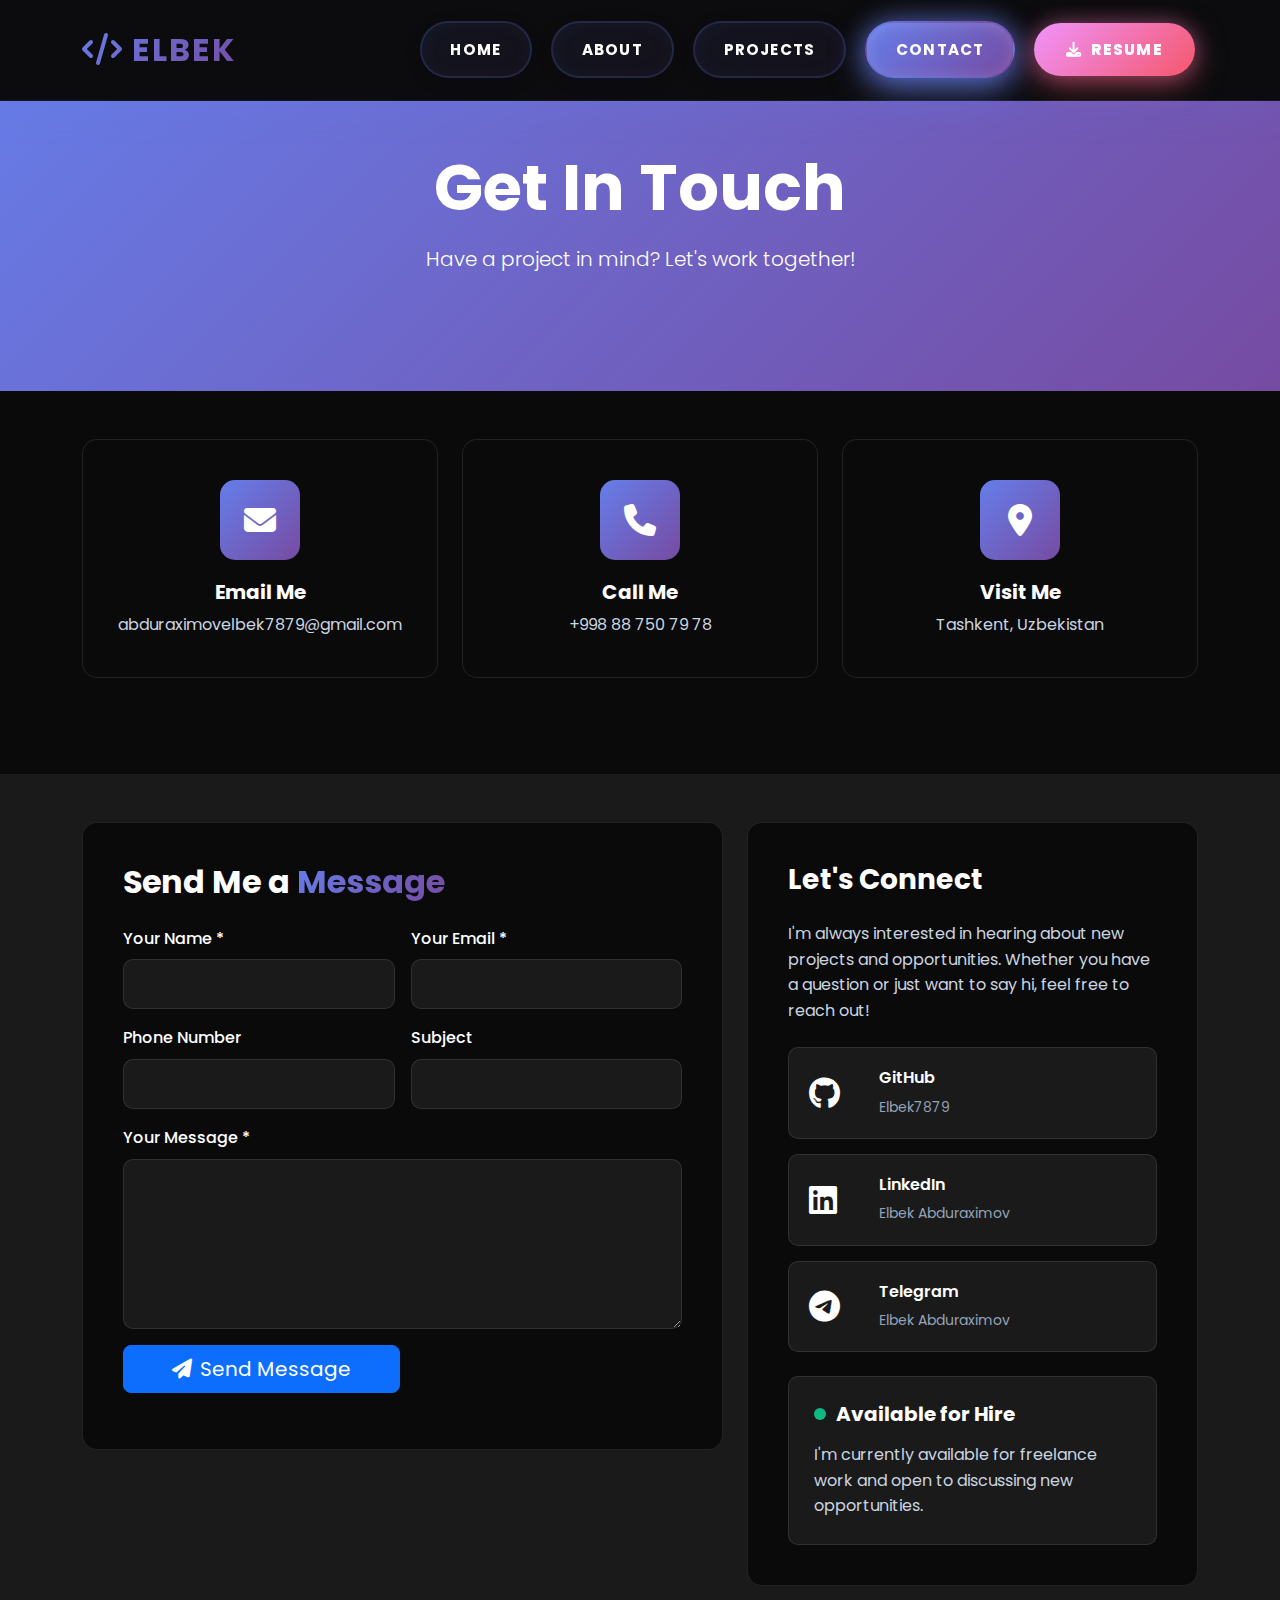
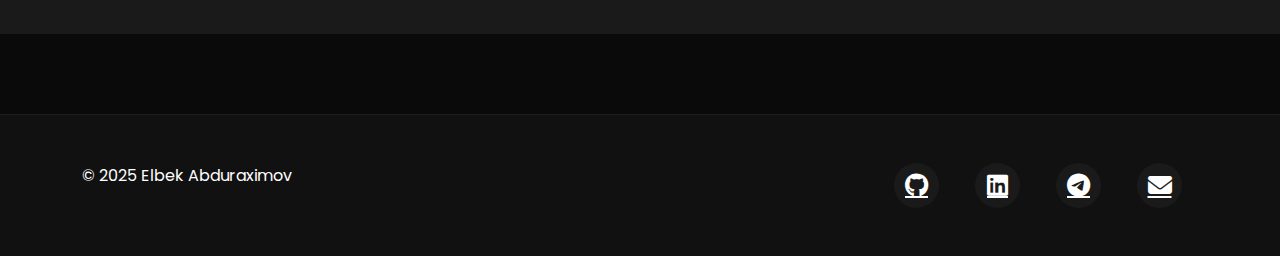
<file: src/main/resources/templates/contact.html>
<!DOCTYPE html>
<html lang="en">
<head>
    <meta charset="UTF-8">
    <meta name="viewport" content="width=device-width, initial-scale=1.0">
    <title>Contact - Elbek Abduraximov</title>
    <link href="https://cdn.jsdelivr.net/npm/bootstrap@5.3.2/dist/css/bootstrap.min.css" rel="stylesheet">
    <link href="https://cdnjs.cloudflare.com/ajax/libs/font-awesome/6.4.2/css/all.min.css" rel="stylesheet">
    <link href="https://fonts.googleapis.com/css2?family=Poppins:wght@300;400;500;600;700;800&display=swap" rel="stylesheet">
    <link rel="stylesheet" href="css/style.css">
</head>
<body>
<!-- Navbar -->
<nav class="navbar navbar-expand-lg navbar-dark fixed-top" id="mainNav">
    <div class="container">
        <a class="navbar-brand" href="index.html">
            <i class="fas fa-code me-2"></i><span class="fw-bold">ELBEK</span>
        </a>
        <button class="navbar-toggler" type="button" data-bs-toggle="collapse" data-bs-target="#navbarNav">
            <span class="navbar-toggler-icon"></span>
        </button>
        <div class="collapse navbar-collapse" id="navbarNav">
            <ul class="navbar-nav ms-auto">
                <li class="nav-item">
                    <a class="nav-link" href="index.html">HOME</a>
                </li>
                <li class="nav-item">
                    <a class="nav-link" href="about.html">ABOUT</a>
                </li>
                <li class="nav-item">
                    <a class="nav-link" href="projects.html">PROJECTS</a>
                </li>
                <li class="nav-item">
                    <a class="nav-link active" href="contact.html">CONTACT</a>
                </li>
                <li class="nav-item">
                    <a class="nav-link btn-resume" href="files/Elbek Abduraximov CV.pdf" download="Elbek_Abduraximov_Resume.pdf">
                        <i class="fas fa-download me-2"></i>RESUME
                    </a>
                </li>
            </ul>
        </div>
    </div>
</nav>

<!-- Page Header -->
<section class="page-header" style="padding: 150px 0 100px; background: linear-gradient(135deg, #667eea 0%, #764ba2 100%);">
    <div class="container text-center">
        <h1 class="display-3 fw-bold mb-3">Get In Touch</h1>
        <p class="lead">Have a project in mind? Let's work together!</p>
    </div>
</section>

<!-- Contact Info Cards -->
<section class="py-5">
    <div class="container">
        <div class="row g-4 mb-5">
            <div class="col-lg-4 col-md-6">
                <div class="contact-info-card">
                    <div class="contact-icon">
                        <i class="fas fa-envelope"></i>
                    </div>
                    <h5>Email Me</h5>
                    <p class="text-muted mb-0">abduraximovelbek7879@gmail.com</p>
                    <a href="mailto:abduraximovelbek7879@gmail.com" class="stretched-link"></a>
                </div>
            </div>

            <div class="col-lg-4 col-md-6">
                <div class="contact-info-card">
                    <div class="contact-icon">
                        <i class="fas fa-phone"></i>
                    </div>
                    <h5>Call Me</h5>
                    <p class="text-muted mb-0">+998 88 750 79 78</p>
                    <a href="tel:+998887507978" class="stretched-link"></a>
                </div>
            </div>

            <div class="col-lg-4 col-md-6">
                <div class="contact-info-card">
                    <div class="contact-icon">
                        <i class="fas fa-map-marker-alt"></i>
                    </div>
                    <h5>Visit Me</h5>
                    <p class="text-muted mb-0">Tashkent, Uzbekistan</p>
                </div>
            </div>
        </div>
    </div>
</section>

<!-- Contact Form & Map -->
<section class="py-5" style="background: var(--light-bg);">
    <div class="container">
        <div class="row g-4">
            <!-- Contact Form -->
            <div class="col-lg-7">
                <div class="contact-form-wrapper">
                    <h2 class="mb-4">Send Me a <span class="text-gradient">Message</span></h2>
                    <form id="contactForm">
                        <div class="row g-3">
                            <div class="col-md-6">
                                <div class="form-group">
                                    <label for="name" class="form-label">Your Name *</label>
                                    <input type="text" class="form-control" id="name" name="name"  required>
                                </div>
                            </div>

                            <div class="col-md-6">
                                <div class="form-group">
                                    <label for="email" class="form-label">Your Email *</label>
                                    <input type="email" class="form-control" id="email" name="email"  required>
                                </div>
                            </div>

                            <div class="col-md-6">
                                <div class="form-group">
                                    <label for="phone" class="form-label">Phone Number</label>
                                    <input type="tel" class="form-control" id="phone" name="phone">
                                </div>
                            </div>

                            <div class="col-md-6">
                                <div class="form-group">
                                    <label for="subject" class="form-label">Subject</label>
                                    <input type="text" class="form-control" id="subject" name="subject">
                                </div>
                            </div>

                            <div class="col-12">
                                <div class="form-group">
                                    <label for="message" class="form-label">Your Message *</label>
                                    <textarea class="form-control" id="message" name="message" rows="6" required></textarea>
                                </div>
                            </div>

                            <div class="col-12">
                                <button type="submit" class="btn btn-primary btn-lg px-5">
                                    <i class="fas fa-paper-plane me-2"></i>Send Message
                                </button>
                            </div>
                        </div>
                    </form>
                    <div id="formMessage" class="mt-3"></div>
                </div>
            </div>

            <!-- Social Links & Additional Info -->
            <div class="col-lg-5">
                <div class="contact-sidebar">
                    <h3 class="mb-4">Let's Connect</h3>
                    <p class="text-muted mb-4">
                        I'm always interested in hearing about new projects and opportunities.
                        Whether you have a question or just want to say hi, feel free to reach out!
                    </p>

                    <div class="social-links-large mb-4">
                        <a href="https://github.com/Elbek7879" class="social-link" target="_blank">
                            <i class="fab fa-github"></i>
                            <div>
                                <h6>GitHub</h6>
                                <p class="text-muted small mb-0">Elbek7879</p>
                            </div>
                        </a>

                        <a href="https://www.linkedin.com/in/elbek-abduraximov-0a0133346/" class="social-link" target="_blank">
                            <i class="fab fa-linkedin"></i>
                            <div>
                                <h6>LinkedIn</h6>
                                <p class="text-muted small mb-0">Elbek Abduraximov</p>
                            </div>
                        </a>

                        <a href="https://t.me/elbek_abduraximov" class="social-link" target="_blank">
                            <i class="fab fa-telegram"></i>
                            <div>
                                <h6>Telegram</h6>
                                <p class="text-muted small mb-0">Elbek Abduraximov</p>
                            </div>
                        </a>
                    </div>

                    <div class="availability-card">
                        <div class="d-flex align-items-center mb-3">
                            <div class="status-indicator"></div>
                            <h5 class="mb-0">Available for Hire</h5>
                        </div>
                        <p class="text-muted mb-0">
                            I'm currently available for freelance work and open to discussing new opportunities.
                        </p>
                    </div>
                </div>
            </div>
        </div>
    </div>
</section>

<!-- Footer -->
<footer class="footer">
    <div class="container">
        <div class="row">
            <div class="col-md-6">
                <p class="mb-0">&copy; 2025 Elbek Abduraximov </p>
            </div>
            <div class="col-md-6 text-md-end">
                <a href="#"><i class="fab fa-github"></i></a>
                <a href="#"><i class="fab fa-linkedin"></i></a>
                <a href="#"><i class="fab fa-telegram"></i></a>
                <a href="#"><i class="fas fa-envelope"></i></a>
            </div>
        </div>
    </div>
</footer>

<style>
    .contact-info-card {
        background: var(--dark-bg);
        padding: 40px 30px;
        border-radius: 15px;
        text-align: center;
        border: 1px solid rgba(255,255,255,0.1);
        transition: all 0.3s ease;
        position: relative;
        overflow: hidden;
    }

    .contact-info-card:hover {
        transform: translateY(-10px);
        box-shadow: 0 15px 40px rgba(99,102,241,0.2);
        border-color: var(--primary-color);
    }

    .contact-icon {
        width: 80px;
        height: 80px;
        background: var(--gradient);
        border-radius: 15px;
        display: flex;
        align-items: center;
        justify-content: center;
        font-size: 2rem;
        color: white;
        margin: 0 auto 20px;
    }

    .contact-form-wrapper {
        background: var(--dark-bg);
        padding: 40px;
        border-radius: 15px;
        border: 1px solid rgba(255,255,255,0.1);
    }

    .form-control {
        background: var(--light-bg);
        border: 1px solid rgba(255,255,255,0.1);
        color: var(--text-light);
        padding: 12px 20px;
        border-radius: 10px;
    }

    .form-control:focus {
        background: var(--light-bg);
        border-color: var(--primary-color);
        color: var(--text-light);
        box-shadow: 0 0 0 0.2rem rgba(99,102,241,0.25);
    }

    .form-label {
        color: var(--text-light);
        font-weight: 500;
        margin-bottom: 8px;
    }

    .contact-sidebar {
        background: var(--dark-bg);
        padding: 40px;
        border-radius: 15px;
        border: 1px solid rgba(255,255,255,0.1);
        height: 100%;
    }

    .social-links-large {
        display: flex;
        flex-direction: column;
        gap: 15px;
    }

    .social-link {
        display: flex;
        align-items: center;
        gap: 20px;
        padding: 20px;
        background: var(--light-bg);
        border-radius: 10px;
        border: 1px solid rgba(255,255,255,0.1);
        transition: all 0.3s ease;
        text-decoration: none;
        color: var(--text-light);
    }

    .social-link:hover {
        background: var(--gradient);
        transform: translateX(10px);
        border-color: transparent;
    }

    .social-link i {
        font-size: 2rem;
        width: 50px;
    }

    .availability-card {
        background: var(--light-bg);
        padding: 25px;
        border-radius: 10px;
        border: 1px solid rgba(255,255,255,0.1);
    }

    .status-indicator {
        width: 12px;
        height: 12px;
        background: #10b981;
        border-radius: 50%;
        margin-right: 10px;
        animation: pulse 2s infinite;
    }

    @keyframes pulse {
        0%, 100% { opacity: 1; }
        50% { opacity: 0.5; }
    }
</style>

<script src="https://cdn.jsdelivr.net/npm/bootstrap@5.3.2/dist/js/bootstrap.bundle.min.js"></script>
<script src="js/main.js"></script>
<script>
    // Enhanced form handling
    document.getElementById('contactForm').addEventListener('submit', function(e) {
        e.preventDefault();

        const name = document.getElementById('name').value;
        const email = document.getElementById('email').value;
        const message = document.getElementById('message').value;

        if (!name || !email || !message) {
            showMessage('Please fill in all required fields!', 'danger');
            return;
        }

        if (!isValidEmail(email)) {
            showMessage('Please enter a valid email address!', 'danger');
            return;
        }

        // Simulate sending (replace with actual API call)
        const btn = this.querySelector('button[type="submit"]');
        const originalText = btn.innerHTML;
        btn.innerHTML = '<i class="fas fa-spinner fa-spin me-2"></i>Sending...';
        btn.disabled = true;

        setTimeout(() => {
            showMessage('Message sent successfully! I will get back to you soon.', 'success');
            this.reset();
            btn.innerHTML = originalText;
            btn.disabled = false;
        }, 2000);
    });

    function showMessage(text, type) {
        const messageDiv = document.getElementById('formMessage');
        messageDiv.innerHTML = `
                <div class="alert alert-${type} alert-dismissible fade show" role="alert">
                    <i class="fas fa-${type === 'success' ? 'check-circle' : 'exclamation-circle'} me-2"></i>
                    ${text}
                    <button type="button" class="btn-close" data-bs-dismiss="alert"></button>
                </div>
            `;

        setTimeout(() => {
            messageDiv.innerHTML = '';
        }, 5000);
    }

    function isValidEmail(email) {
        const re = /^[^\s@]+@[^\s@]+\.[^\s@]+$/;
        return re.test(email);
    }
</script>
<script src="js/main.js"></script>
<script src="js/api.js"></script>
</body>
</html>
</file>
<file: src/main/resources/templates/css/style.css>
/* ============= GLOBAL STYLES ============= */
* {
    margin: 0;
    padding: 0;
    box-sizing: border-box;
}

:root {
    --primary-color: #667eea;
    --secondary-color: #764ba2;
    --accent-color: #f093fb;
    --dark-bg: #0a0a0a;
    --card-bg: #111111;
    --light-bg: #1a1a1a;
    --text-light: #ffffff;
    --text-muted: #a0a0a0;
    --gradient: linear-gradient(135deg, #667eea 0%, #764ba2 100%);
    --gradient-2: linear-gradient(135deg, #f093fb 0%, #f5576c 100%);
    --gradient-3: linear-gradient(135deg, #4facfe 0%, #00f2fe 100%);
}

body {
    font-family: 'Poppins', sans-serif;
    background: var(--dark-bg);
    color: var(--text-light);
    line-height: 1.6;
    overflow-x: hidden;
}

/* Scrollbar styling */
::-webkit-scrollbar {
    width: 10px;
}

::-webkit-scrollbar-track {
    background: var(--dark-bg);
}

::-webkit-scrollbar-thumb {
    background: var(--gradient);
    border-radius: 10px;
}

.text-gradient {
    background: var(--gradient);
    -webkit-background-clip: text;
    -webkit-text-fill-color: transparent;
    background-clip: text;
}

/* ============= SUPER CHIROYLI NAVBAR ============= */
.navbar {
    background: rgba(10, 10, 10, 0.98) !important;
    backdrop-filter: blur(30px);
    padding: 1.2rem 0 !important;
    box-shadow: 0 5px 40px rgba(102, 126, 234, 0.15);
    border-bottom: 1px solid rgba(102, 126, 234, 0.1);
    transition: all 0.3s ease;
}

.navbar.scrolled {
    padding: 0.8rem 0 !important;
    background: rgba(10, 10, 10, 1) !important;
    box-shadow: 0 5px 40px rgba(102, 126, 234, 0.25);
}

/* Brand Logo */
.navbar-brand {
    font-size: 2rem !important;
    font-weight: 900 !important;
    letter-spacing: 2px;
    background: linear-gradient(135deg, #667eea 0%, #764ba2 100%);
    -webkit-background-clip: text;
    -webkit-text-fill-color: transparent;
    transition: all 0.3s ease;
}

.navbar-brand:hover {
    transform: scale(1.05);
    filter: drop-shadow(0 0 10px rgba(102, 126, 234, 0.5));
}

/* Nav Container - Bir qatorda */
.navbar-nav {
    display: flex;
    flex-direction: row;
    align-items: center;
    gap: 0.8rem;
}

/* Har bir nav item */
.nav-item {
    position: relative;
}

/* ASOSIY TUGMA DIZAYNI - SUPER CHIROYLI! */
.nav-link {
    /* Rang va font */
    color: #ffffff !important;
    font-weight: 700 !important;
    font-size: 0.95rem !important;
    letter-spacing: 1.2px;
    text-transform: uppercase;

    /* Padding va border */
    padding: 0.9rem 1.8rem !important;
    margin: 0 0.2rem !important;
    border-radius: 50px !important;
    border: 2px solid rgba(102, 126, 234, 0.2) !important;

    /* Background */
    background: linear-gradient(135deg, rgba(102, 126, 234, 0.08) 0%, rgba(118, 75, 162, 0.08) 100%) !important;

    /* Shadow */
    box-shadow: 0 4px 15px rgba(0, 0, 0, 0.2),
    inset 0 0 20px rgba(102, 126, 234, 0.05) !important;

    /* Transition */
    transition: all 0.5s cubic-bezier(0.4, 0, 0.2, 1) !important;
    position: relative !important;
    overflow: hidden !important;
}

/* Gradient overlay effect */
.nav-link::before {
    content: '';
    position: absolute;
    inset: 0;
    border-radius: 50px;
    background: linear-gradient(135deg, #667eea 0%, #764ba2 100%);
    opacity: 0;
    transition: opacity 0.5s ease;
    z-index: -1;
}

/* Shimmer effect */
.nav-link::after {
    content: '';
    position: absolute;
    top: 50%;
    left: 50%;
    width: 0;
    height: 0;
    background: radial-gradient(circle, rgba(255,255,255,0.4) 0%, transparent 70%);
    border-radius: 50%;
    transform: translate(-50%, -50%);
    transition: width 0.6s ease, height 0.6s ease, opacity 0.6s ease;
    opacity: 0;
}

/* HOVER EFFECT - Sichqoncha kelganda */
.nav-link:hover {
    /* Yuqoriga ko'tariladi va kattalashtiradi */
    transform: translateY(-8px) scale(1.1) !important;

    /* Border yo'qoladi */
    border-color: transparent !important;

    /* Shadow kuchayadi */
    box-shadow: 0 15px 40px rgba(102, 126, 234, 0.6),
    0 5px 20px rgba(102, 126, 234, 0.4),
    0 0 30px rgba(102, 126, 234, 0.3),
    inset 0 0 25px rgba(255, 255, 255, 0.1) !important;
}

.nav-link:hover::before {
    opacity: 1;
}

.nav-link:hover::after {
    width: 400px;
    height: 400px;
    opacity: 1;
}

/* ACTIVE SAHIFA - Hozirgi sahifa */
.nav-link.active {
    background: linear-gradient(135deg, #667eea 0%, #764ba2 100%) !important;
    border-color: transparent !important;
    box-shadow: 0 10px 35px rgba(102, 126, 234, 0.7),
    0 0 25px rgba(102, 126, 234, 0.5),
    inset 0 2px 15px rgba(255, 255, 255, 0.15) !important;
    animation: pulse-active 2s ease-in-out infinite;
}

@keyframes pulse-active {
    0%, 100% {
        box-shadow: 0 10px 35px rgba(102, 126, 234, 0.7),
        0 0 25px rgba(102, 126, 234, 0.5);
    }
    50% {
        box-shadow: 0 12px 45px rgba(102, 126, 234, 0.9),
        0 0 35px rgba(102, 126, 234, 0.7);
    }
}

/* RESUME TUGMASI - ALOHIDA DIZAYN */
.btn-resume {
    background: linear-gradient(135deg, #f093fb 0%, #f5576c 100%) !important;
    border: none !important;
    padding: 0.9rem 2rem !important;
    font-weight: 800 !important;
    box-shadow: 0 8px 30px rgba(245, 87, 108, 0.5),
    0 0 20px rgba(240, 147, 251, 0.3) !important;
    animation: resume-glow 2.5s ease-in-out infinite;
}

.btn-resume::before {
    background: linear-gradient(135deg, #f5576c 0%, #f093fb 100%);
}

.btn-resume:hover {
    transform: translateY(-10px) scale(1.15) !important;
    box-shadow: 0 20px 50px rgba(245, 87, 108, 0.8),
    0 0 40px rgba(240, 147, 251, 0.6),
    0 5px 30px rgba(245, 87, 108, 0.5) !important;
}

.btn-resume i {
    display: inline-block;
    animation: download-bounce 1.5s ease-in-out infinite;
}

@keyframes download-bounce {
    0%, 100% { transform: translateY(0); }
    50% { transform: translateY(-4px); }
}

@keyframes resume-glow {
    0%, 100% {
        box-shadow: 0 8px 30px rgba(245, 87, 108, 0.5),
        0 0 20px rgba(240, 147, 251, 0.3);
    }
    50% {
        box-shadow: 0 10px 40px rgba(245, 87, 108, 0.7),
        0 0 30px rgba(240, 147, 251, 0.5);
    }
}

/* Mobile Responsive */
@media (max-width: 991px) {
    .navbar-nav {
        flex-direction: column;
        margin-top: 1.5rem;
        gap: 1rem;
        padding: 1rem;
        background: rgba(17, 17, 17, 0.95);
        border-radius: 20px;
    }

    .nav-link {
        margin: 0 !important;
        text-align: center;
        width: 100%;
    }

    .btn-resume {
        margin-top: 0.5rem;
        width: 100%;
    }
}

/* ============= HERO SECTION ============= */
.hero-section {
    min-height: 100vh;
    display: flex;
    align-items: center;
    padding: 140px 0 80px;
    position: relative;
    overflow: hidden;
    background: radial-gradient(ellipse at top, rgba(102, 126, 234, 0.1) 0%, transparent 50%),
    radial-gradient(ellipse at bottom, rgba(118, 75, 162, 0.1) 0%, transparent 50%);
}

.welcome-text {
    font-size: 0.85rem;
    font-weight: 700;
    text-transform: uppercase;
    letter-spacing: 3px;
    color: var(--primary-color);
    margin-bottom: 1rem;
    animation: slideInLeft 0.8s ease;
}

.hero-title {
    font-size: 4rem;
    font-weight: 900;
    line-height: 1.1;
    margin-bottom: 1.5rem;
    animation: slideInLeft 1s ease;
}

.typed-text {
    background: var(--gradient-2);
    -webkit-background-clip: text;
    -webkit-text-fill-color: transparent;
    display: inline-block;
}

.hero-description {
    font-size: 1.15rem;
    color: var(--text-muted);
    max-width: 600px;
    line-height: 1.8;
    animation: slideInLeft 1.2s ease;
}

.hero-buttons {
    animation: slideInLeft 1.4s ease;
}

.hero-buttons .btn {
    padding: 1rem 2.5rem;
    font-weight: 700;
    border-radius: 35px;
    transition: all 0.3s ease;
    font-size: 1rem;
    letter-spacing: 0.5px;
}

.hero-buttons .btn-primary {
    background: var(--gradient);
    border: none;
    box-shadow: 0 8px 25px rgba(102, 126, 234, 0.4);
}

.hero-buttons .btn-primary:hover {
    transform: translateY(-5px);
    box-shadow: 0 12px 35px rgba(102, 126, 234, 0.6);
}

.hero-buttons .btn-outline-light {
    border: 2px solid rgba(255, 255, 255, 0.3);
    background: transparent;
}

.hero-buttons .btn-outline-light:hover {
    background: rgba(255, 255, 255, 0.1);
    border-color: var(--primary-color);
    transform: translateY(-5px);
}

.social-section,
.tech-section {
    animation: slideInLeft 1.6s ease;
}

.social-section h6,
.tech-section h6 {
    font-size: 0.75rem;
    font-weight: 700;
    color: var(--text-muted);
    letter-spacing: 2px;
    margin-bottom: 1rem;
}

.social-links,
.tech-icons {
    display: flex;
    gap: 15px;
}

.social-box,
.tech-box {
    width: 65px;
    height: 65px;
    background: var(--card-bg);
    border: 1px solid rgba(255, 255, 255, 0.1);
    border-radius: 15px;
    display: flex;
    align-items: center;
    justify-content: center;
    font-size: 1.5rem;
    color: var(--text-light);
    transition: all 0.4s ease;
    cursor: pointer;
    position: relative;
    overflow: hidden;
}

.social-box::before,
.tech-box::before {
    content: '';
    position: absolute;
    top: 0;
    left: 0;
    width: 100%;
    height: 100%;
    background: var(--gradient);
    opacity: 0;
    transition: opacity 0.4s ease;
}

.social-box:hover::before,
.tech-box:hover::before {
    opacity: 1;
}

.social-box i,
.tech-box i {
    position: relative;
    z-index: 1;
}

.social-box:hover,
.tech-box:hover {
    transform: translateY(-8px);
    box-shadow: 0 15px 30px rgba(102, 126, 234, 0.4);
    border-color: transparent;
}

.hero-image-wrapper {
    position: relative;
    display: flex;
    justify-content: center;
    align-items: center;
    animation: fadeInRight 1.5s ease;
}

.hero-image-bg {
    position: absolute;
    width: 450px;
    height: 450px;
    background: var(--gradient);
    border-radius: 50%;
    filter: blur(100px);
    opacity: 0.4;
    animation: pulse 4s infinite;
}

.hero-image {
    width: 450px;
    height: 450px;
    border-radius: 30% 70% 70% 30% / 30% 30% 70% 70%;
    object-fit: cover;
    border: 3px solid rgba(255, 255, 255, 0.1);
    box-shadow: 0 30px 80px rgba(0, 0, 0, 0.8),
    0 0 50px rgba(102, 126, 234, 0.3);
    position: relative;
    z-index: 1;
    animation: morphing 8s ease-in-out infinite;
}

@keyframes morphing {
    0%, 100% {
        border-radius: 30% 70% 70% 30% / 30% 30% 70% 70%;
    }
    25% {
        border-radius: 58% 42% 75% 25% / 76% 46% 54% 24%;
    }
    50% {
        border-radius: 50% 50% 33% 67% / 55% 27% 73% 45%;
    }
    75% {
        border-radius: 33% 67% 58% 42% / 63% 68% 32% 37%;
    }
}

.hero-shapes {
    position: absolute;
    width: 100%;
    height: 100%;
    top: 0;
    left: 0;
    z-index: -1;
    overflow: hidden;
}

.shape {
    position: absolute;
    border-radius: 50%;
    filter: blur(120px);
    opacity: 0.15;
}

.shape-1 {
    width: 400px;
    height: 400px;
    background: var(--gradient);
    top: 5%;
    left: 5%;
    animation: float 8s infinite;
}

.shape-2 {
    width: 350px;
    height: 350px;
    background: var(--gradient-2);
    bottom: 10%;
    right: 10%;
    animation: float 10s infinite reverse;
}

.shape-3 {
    width: 300px;
    height: 300px;
    background: var(--gradient-3);
    top: 50%;
    left: 50%;
    animation: float 12s infinite;
}

@keyframes float {
    0%, 100% { transform: translate(0, 0) rotate(0deg); }
    25% { transform: translate(-20px, -20px) rotate(5deg); }
    50% { transform: translate(20px, 20px) rotate(-5deg); }
    75% { transform: translate(-20px, 20px) rotate(3deg); }
}

@keyframes pulse {
    0%, 100% { transform: scale(1); opacity: 0.4; }
    50% { transform: scale(1.2); opacity: 0.6; }
}

@keyframes slideInLeft {
    from {
        opacity: 0;
        transform: translateX(-50px);
    }
    to {
        opacity: 1;
        transform: translateX(0);
    }
}

@keyframes fadeInRight {
    from {
        opacity: 0;
        transform: translateX(50px);
    }
    to {
        opacity: 1;
        transform: translateX(0);
    }
}

/* ============= SKILLS SECTION ============= */
.skills-section {
    background: var(--dark-bg);
    padding: 100px 0;
}

.section-header {
    margin-bottom: 4rem;
}

.section-title {
    font-size: 3rem;
    font-weight: 800;
    margin-bottom: 1rem;
}

.section-subtitle {
    color: var(--text-muted);
    font-size: 1.2rem;
}

.skill-card {
    background: var(--card-bg);
    padding: 2.5rem;
    border-radius: 20px;
    text-align: center;
    transition: all 0.4s ease;
    border: 1px solid rgba(255, 255, 255, 0.05);
    height: 100%;
    position: relative;
    overflow: hidden;
}

.skill-card::before {
    content: '';
    position: absolute;
    top: -50%;
    left: -50%;
    width: 200%;
    height: 200%;
    background: var(--gradient);
    opacity: 0;
    transition: opacity 0.4s ease;
    transform: rotate(45deg);
}

.skill-card:hover::before {
    opacity: 0.05;
}

.skill-card:hover {
    transform: translateY(-15px);
    box-shadow: 0 20px 50px rgba(102, 126, 234, 0.3);
    border-color: var(--primary-color);
}

.skill-icon {
    width: 90px;
    height: 90px;
    margin: 0 auto 1.5rem;
    background: var(--gradient);
    border-radius: 20px;
    display: flex;
    align-items: center;
    justify-content: center;
    font-size: 2.8rem;
    color: white;
    position: relative;
    z-index: 1;
    box-shadow: 0 10px 30px rgba(102, 126, 234, 0.4);
}

.skill-card h5 {
    font-weight: 700;
    margin-bottom: 1.5rem;
    font-size: 1.3rem;
    position: relative;
    z-index: 1;
}

.skill-progress {
    height: 10px;
    background: var(--light-bg);
    border-radius: 10px;
    overflow: hidden;
    margin-bottom: 0.8rem;
    position: relative;
    z-index: 1;
}

.progress-bar {
    height: 100%;
    background: var(--gradient);
    border-radius: 10px;
    transition: width 1.5s ease;
    box-shadow: 0 0 10px rgba(102, 126, 234, 0.5);
}

.skill-percentage {
    font-weight: 700;
    font-size: 1.1rem;
    background: var(--gradient);
    -webkit-background-clip: text;
    -webkit-text-fill-color: transparent;
    position: relative;
    z-index: 1;
}

/* ============= PROJECTS SECTION ============= */
.projects-section {
    background: var(--dark-bg);
    padding: 100px 0;
}

.project-card {
    background: var(--card-bg);
    border-radius: 20px;
    overflow: hidden;
    transition: all 0.4s ease;
    border: 1px solid rgba(255, 255, 255, 0.05);
    height: 100%;
}

.project-card:hover {
    transform: translateY(-15px);
    box-shadow: 0 20px 50px rgba(102, 126, 234, 0.3);
    border-color: var(--primary-color);
}

.project-image {
    position: relative;
    overflow: hidden;
    height: 280px;
}

.project-image img {
    width: 100%;
    height: 100%;
    object-fit: cover;
    transition: transform 0.5s ease;
}

.project-card:hover .project-image img {
    transform: scale(1.15);
}

.project-overlay {
    position: absolute;
    top: 0;
    left: 0;
    width: 100%;
    height: 100%;
    background: linear-gradient(135deg, rgba(102, 126, 234, 0.95) 0%, rgba(118, 75, 162, 0.95) 100%);
    display: flex;
    align-items: center;
    justify-content: center;
    gap: 15px;
    opacity: 0;
    transition: opacity 0.4s ease;
}

.project-card:hover .project-overlay {
    opacity: 1;
}

.project-overlay .btn {
    box-shadow: 0 5px 20px rgba(0, 0, 0, 0.3);
}

.project-content {
    padding: 2rem;
}

.project-content h5 {
    font-weight: 700;
    margin-bottom: 0.8rem;
    font-size: 1.3rem;
}

.project-content p {
    color: var(--text-muted);
    font-size: 0.95rem;
    margin-bottom: 1.5rem;
    line-height: 1.7;
}

.project-tech {
    display: flex;
    flex-wrap: wrap;
    gap: 10px;
}

.tech-badge {
    padding: 6px 15px;
    background: rgba(102, 126, 234, 0.1);
    border-radius: 20px;
    font-size: 0.8rem;
    color: var(--primary-color);
    border: 1px solid rgba(102, 126, 234, 0.3);
    font-weight: 600;
    transition: all 0.3s ease;
}

.tech-badge:hover {
    background: var(--gradient);
    color: white;
    border-color: transparent;
    transform: translateY(-2px);
}

/* ============= FOOTER ============= */
.footer {
    background: var(--card-bg);
    padding: 3rem 0;
    margin-top: 5rem;
    border-top: 1px solid rgba(255, 255, 255, 0.05);
}

.footer a {
    color: var(--text-light);
    margin: 0 1rem;
    font-size: 1.5rem;
    transition: all 0.3s ease;
    display: inline-flex;
    align-items: center;
    justify-content: center;
    width: 45px;
    height: 45px;
    border-radius: 50%;
    background: var(--light-bg);
}

.footer a:hover {
    background: var(--gradient);
    transform: translateY(-5px);
    box-shadow: 0 10px 25px rgba(102, 126, 234, 0.4);
}

/* ============= ABOUT PAGE SPECIFIC STYLES ============= */
/* About sahifadagi barcha yozuvlar oq va ko'rinadigan */

.about-content h2,
.about-content h3,
.about-content h4,
.about-content h5,
.about-content h6 {
    color: #ffffff !important;
    font-weight: 700;
}

.about-content p {
    color: #e2e8f0 !important;
    line-height: 1.8;
}

.info-box h6 {
    color: #ffffff !important;
    font-weight: 600;
    margin-bottom: 0.5rem;
}

.info-box p {
    color: #cbd5e0 !important;
}

.info-box i {
    color: var(--primary-color) !important;
    font-size: 1.8rem;
}

/* Timeline styles for About page */
.timeline-content h5 {
    color: #ffffff !important;
    font-weight: 700;
}

.timeline-content p {
    color: #cbd5e0 !important;
}

.timeline-content ul li {
    color: #e2e8f0 !important;
    margin-bottom: 0.5rem;
}

.timeline-badge {
    background: var(--gradient) !important;
}

/* Education card styles */
.education-card h5 {
    color: #ffffff !important;
    font-weight: 700;
}

.education-card p {
    color: #cbd5e0 !important;
}

.education-card .text-primary {
    color: var(--primary-color) !important;
}

.education-card .text-muted {
    color: #94a3b8 !important;
}

/* Page header text */
.page-header h1,
.page-header p {
    color: #ffffff !important;
}

/* About image styling */
.about-image-wrapper img {
    border-radius: 20px;
    border: 3px solid rgba(102, 126, 234, 0.3);
    box-shadow: 0 20px 60px rgba(0, 0, 0, 0.5);
}

/* ============= CONTACT PAGE SPECIFIC STYLES ============= */
/* Contact sahifadagi barcha yozuvlar oq va ko'rinadigan */

.contact-info-card h5 {
    color: #ffffff !important;
    font-weight: 700;
}

.contact-info-card p {
    color: #cbd5e0 !important;
}

.contact-form-wrapper h2,
.contact-form-wrapper h3 {
    color: #ffffff !important;
    font-weight: 700;
}

.form-label {
    color: #ffffff !important;
    font-weight: 600;
}

.contact-sidebar h3 {
    color: #ffffff !important;
    font-weight: 700;
}

.contact-sidebar p {
    color: #cbd5e0 !important;
}

.social-link h6 {
    color: #ffffff !important;
    font-weight: 600;
}

.social-link p {
    color: #94a3b8 !important;
}

.availability-card h5 {
    color: #ffffff !important;
    font-weight: 700;
}

.availability-card p {
    color: #cbd5e0 !important;
}

/* Contact page form inputs */
.form-control {
    color: #ffffff !important;
}

.form-control::placeholder {
    color: #64748b !important;
}

/* ============= RESPONSIVE ============= */
@media (max-width: 991px) {
    .hero-title {
        font-size: 3rem;
    }

    .hero-image {
        width: 350px;
        height: 350px;
    }

    .hero-image-bg {
        width: 350px;
        height: 350px;
    }
}

@media (max-width: 768px) {
    .hero-title {
        font-size: 2.5rem;
    }

    .section-title {
        font-size: 2.5rem;
    }

    .hero-image {
        width: 280px;
        height: 280px;
    }

    .hero-image-bg {
        width: 280px;
        height: 280px;
    }
}
</file>
